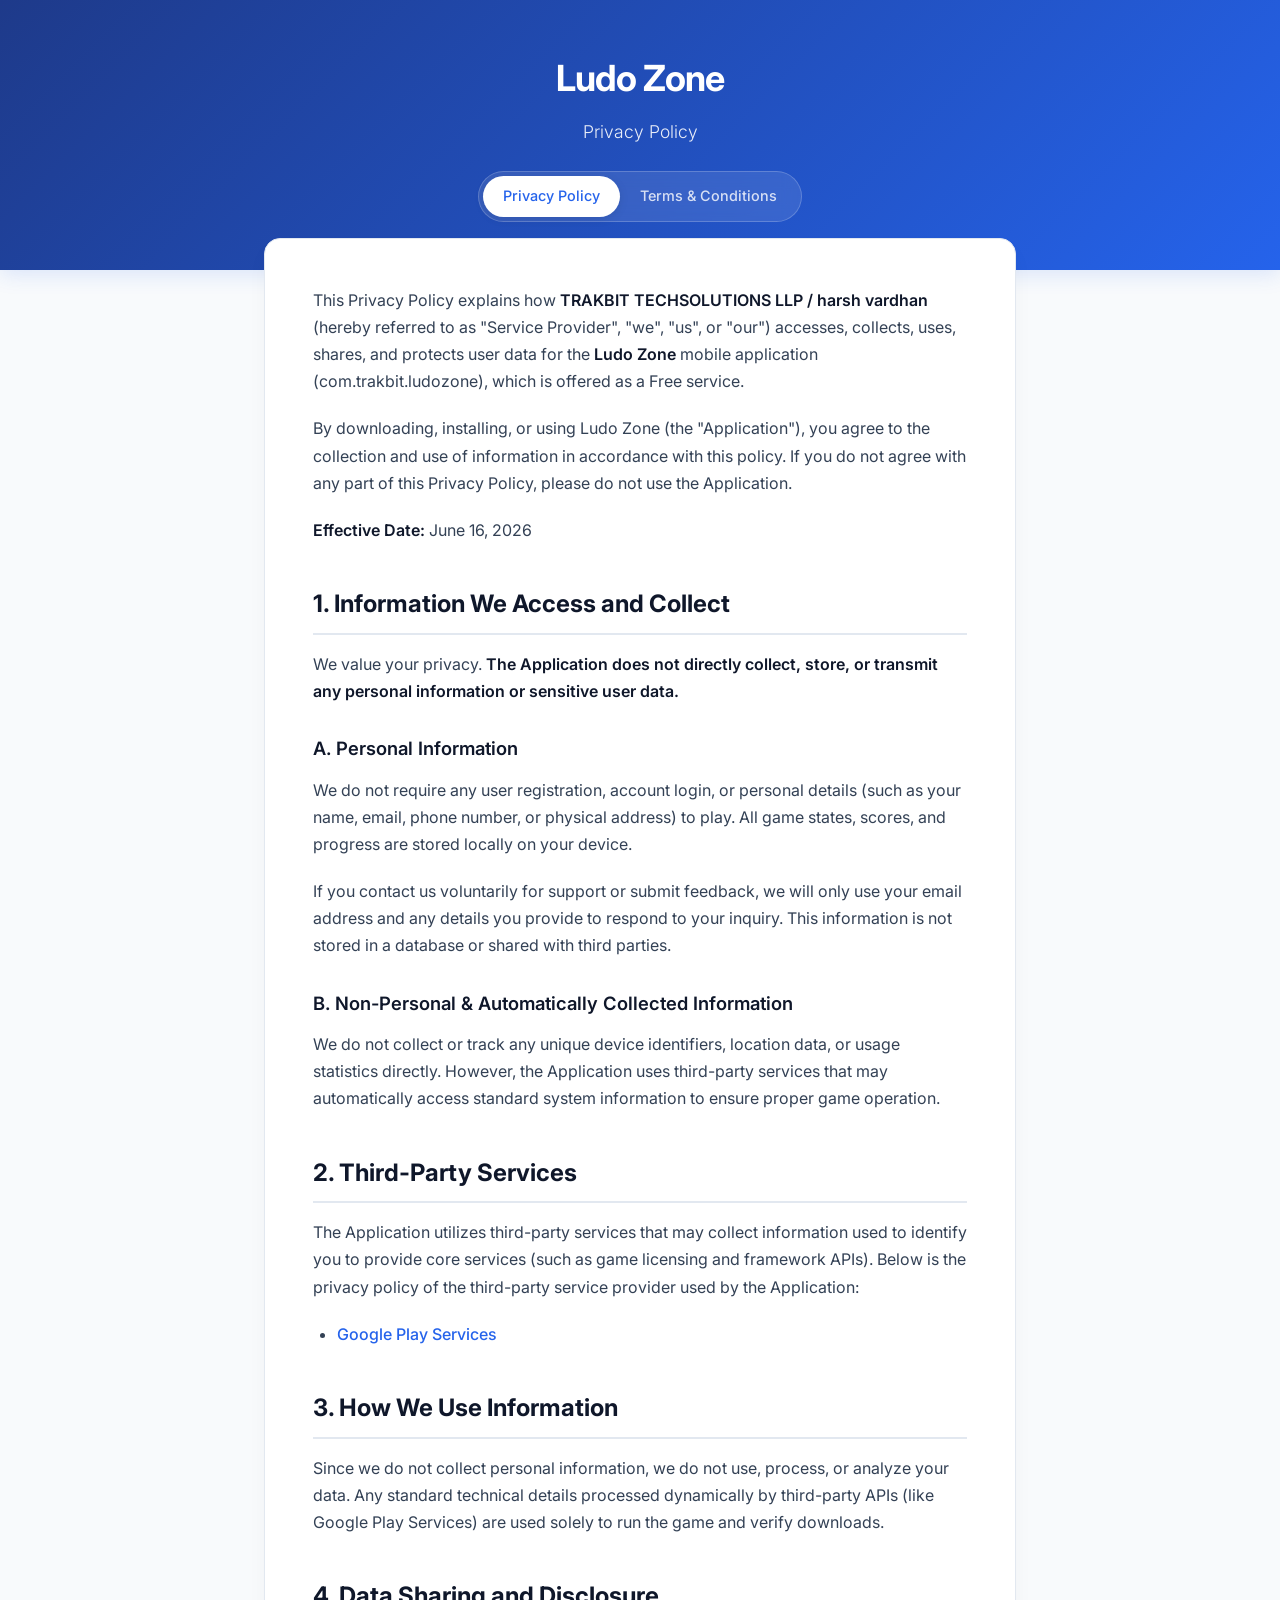
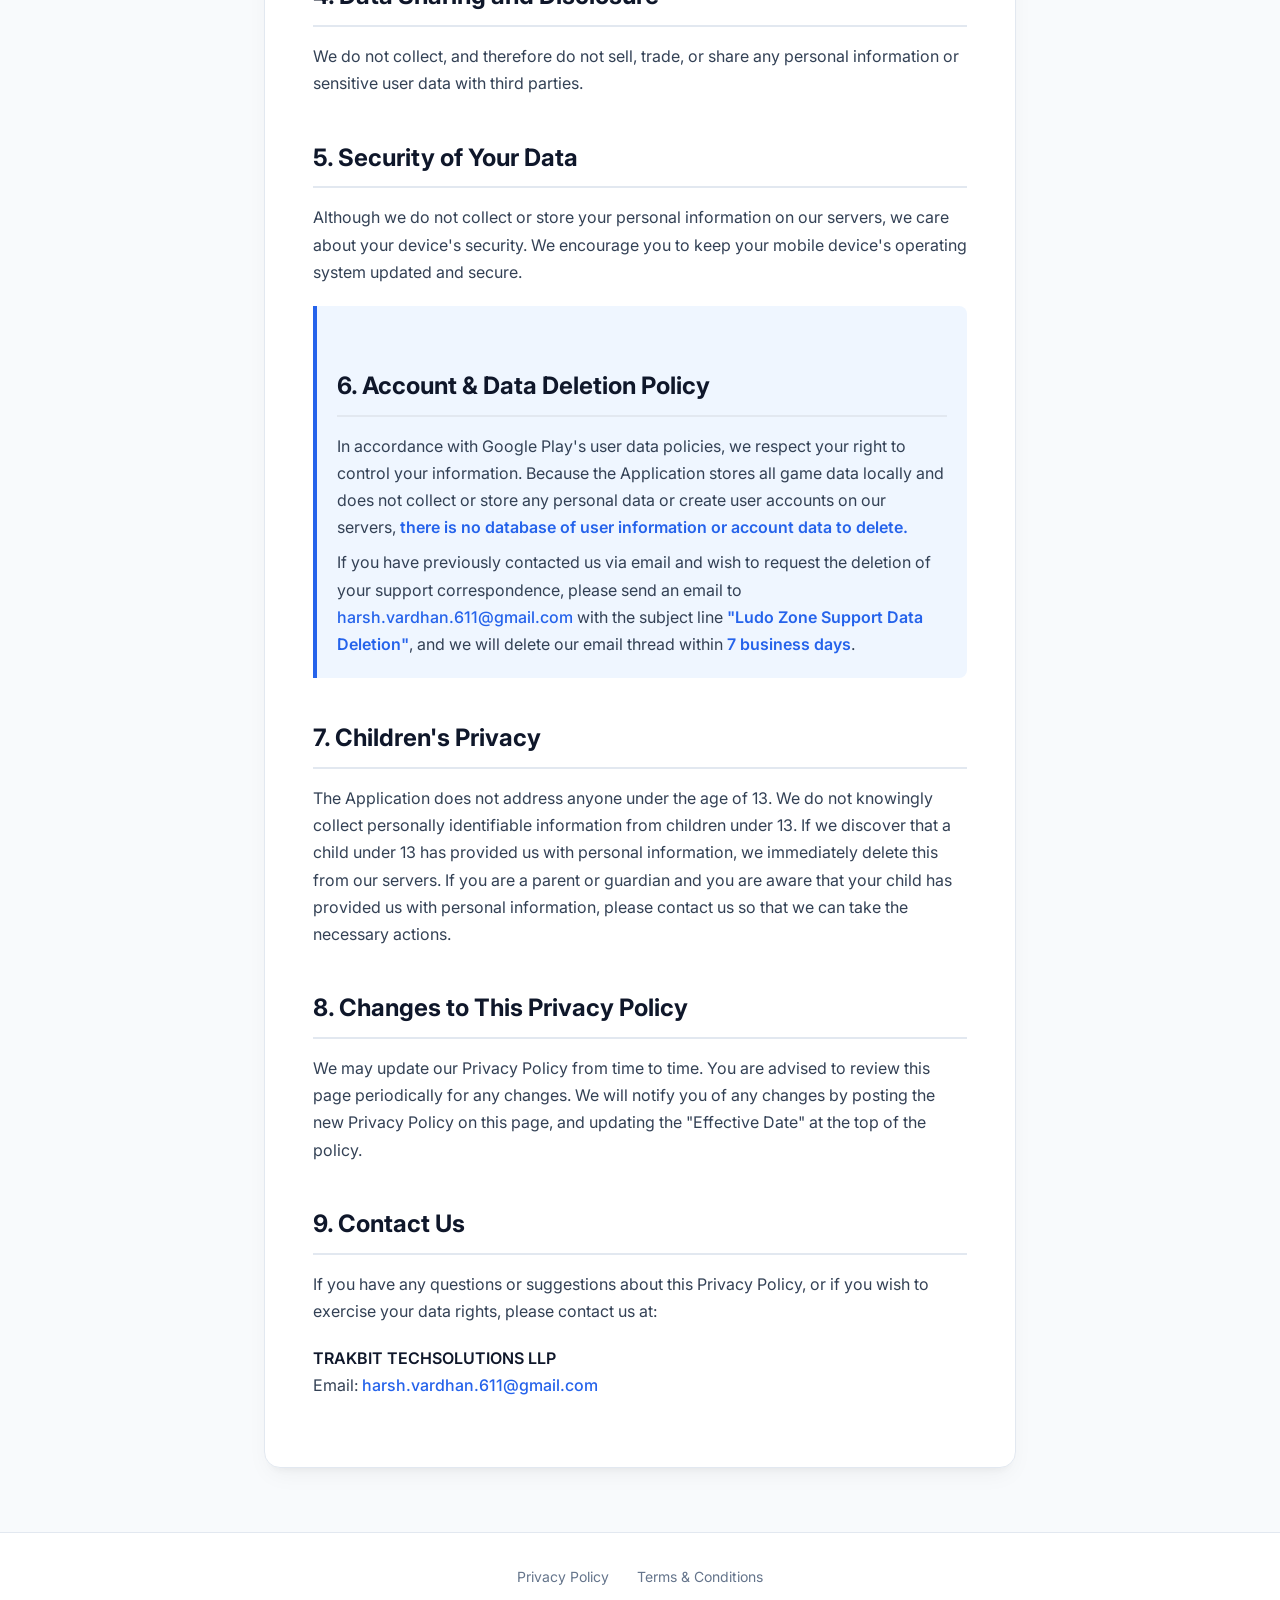
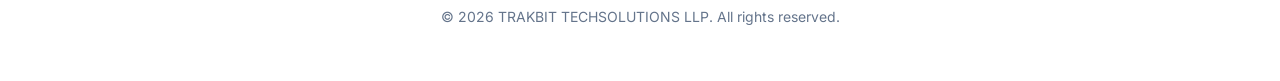
<file: index.html>
<!DOCTYPE html>
<html lang="en">
<head>
  <meta charset="utf-8">
  <meta name="viewport" content="width=device-width, initial-scale=1.0">
  <title>Privacy Policy - Ludo Zone</title>
  <meta name="description" content="Privacy Policy for Ludo Zone mobile application. Learn about how we collect, use, and protect your personal information.">
  <link rel="stylesheet" href="style.css">
</head>
<body>

  <header>
    <div class="header-container">
      <h1>Ludo Zone</h1>
      <p>Privacy Policy</p>
      <nav>
        <a href="index.html" class="active">Privacy Policy</a>
        <a href="terms.html">Terms &amp; Conditions</a>
      </nav>
    </div>
  </header>

  <main>
    <article class="policy-card">
      <p>This Privacy Policy explains how <strong>TRAKBIT TECHSOLUTIONS LLP / harsh vardhan</strong> (hereby referred to as "Service Provider", "we", "us", or "our") accesses, collects, uses, shares, and protects user data for the <strong>Ludo Zone</strong> mobile application (com.trakbit.ludozone), which is offered as a Free service.</p>

      <p>By downloading, installing, or using Ludo Zone (the "Application"), you agree to the collection and use of information in accordance with this policy. If you do not agree with any part of this Privacy Policy, please do not use the Application.</p>

      <p><strong>Effective Date:</strong> June 16, 2026</p>

      <h2>1. Information We Access and Collect</h2>
      <p>We value your privacy. <strong>The Application does not directly collect, store, or transmit any personal information or sensitive user data.</strong></p>
      
      <h3>A. Personal Information</h3>
      <p>We do not require any user registration, account login, or personal details (such as your name, email, phone number, or physical address) to play. All game states, scores, and progress are stored locally on your device.</p>
      <p>If you contact us voluntarily for support or submit feedback, we will only use your email address and any details you provide to respond to your inquiry. This information is not stored in a database or shared with third parties.</p>

      <h3>B. Non-Personal &amp; Automatically Collected Information</h3>
      <p>We do not collect or track any unique device identifiers, location data, or usage statistics directly. However, the Application uses third-party services that may automatically access standard system information to ensure proper game operation.</p>

      <h2>2. Third-Party Services</h2>
      <p>The Application utilizes third-party services that may collect information used to identify you to provide core services (such as game licensing and framework APIs). Below is the privacy policy of the third-party service provider used by the Application:</p>
      
      <ul>
        <li><a href="https://policies.google.com/privacy" target="_blank" rel="noopener noreferrer">Google Play Services</a></li>
      </ul>

      <h2>3. How We Use Information</h2>
      <p>Since we do not collect personal information, we do not use, process, or analyze your data. Any standard technical details processed dynamically by third-party APIs (like Google Play Services) are used solely to run the game and verify downloads.</p>

      <h2>4. Data Sharing and Disclosure</h2>
      <p>We do not collect, and therefore do not sell, trade, or share any personal information or sensitive user data with third parties.</p>

      <h2>5. Security of Your Data</h2>
      <p>Although we do not collect or store your personal information on our servers, we care about your device's security. We encourage you to keep your mobile device's operating system updated and secure.</p>

      <div class="highlight-box">
        <h2>6. Account &amp; Data Deletion Policy</h2>
        <p>In accordance with Google Play's user data policies, we respect your right to control your information. Because the Application stores all game data locally and does not collect or store any personal data or create user accounts on our servers, <strong>there is no database of user information or account data to delete.</strong></p>
        <p style="margin-top: 0.5rem;">
          If you have previously contacted us via email and wish to request the deletion of your support correspondence, please send an email to <a href="mailto:harsh.vardhan.611@gmail.com">harsh.vardhan.611@gmail.com</a> with the subject line <strong>"Ludo Zone Support Data Deletion"</strong>, and we will delete our email thread within <strong>7 business days</strong>.
        </p>
      </div>

      <h2>7. Children's Privacy</h2>
      <p>The Application does not address anyone under the age of 13. We do not knowingly collect personally identifiable information from children under 13. If we discover that a child under 13 has provided us with personal information, we immediately delete this from our servers. If you are a parent or guardian and you are aware that your child has provided us with personal information, please contact us so that we can take the necessary actions.</p>

      <h2>8. Changes to This Privacy Policy</h2>
      <p>We may update our Privacy Policy from time to time. You are advised to review this page periodically for any changes. We will notify you of any changes by posting the new Privacy Policy on this page, and updating the "Effective Date" at the top of the policy.</p>

      <h2>9. Contact Us</h2>
      <p>If you have any questions or suggestions about this Privacy Policy, or if you wish to exercise your data rights, please contact us at:</p>
      <p><strong>TRAKBIT TECHSOLUTIONS LLP</strong><br>
      Email: <a href="mailto:harsh.vardhan.611@gmail.com">harsh.vardhan.611@gmail.com</a></p>
    </article>
  </main>

  <footer>
    <div class="footer-links">
      <a href="index.html">Privacy Policy</a>
      <a href="terms.html">Terms &amp; Conditions</a>
    </div>
    <p>&copy; 2026 TRAKBIT TECHSOLUTIONS LLP. All rights reserved.</p>
  </footer>

</body>
</html>
</file>
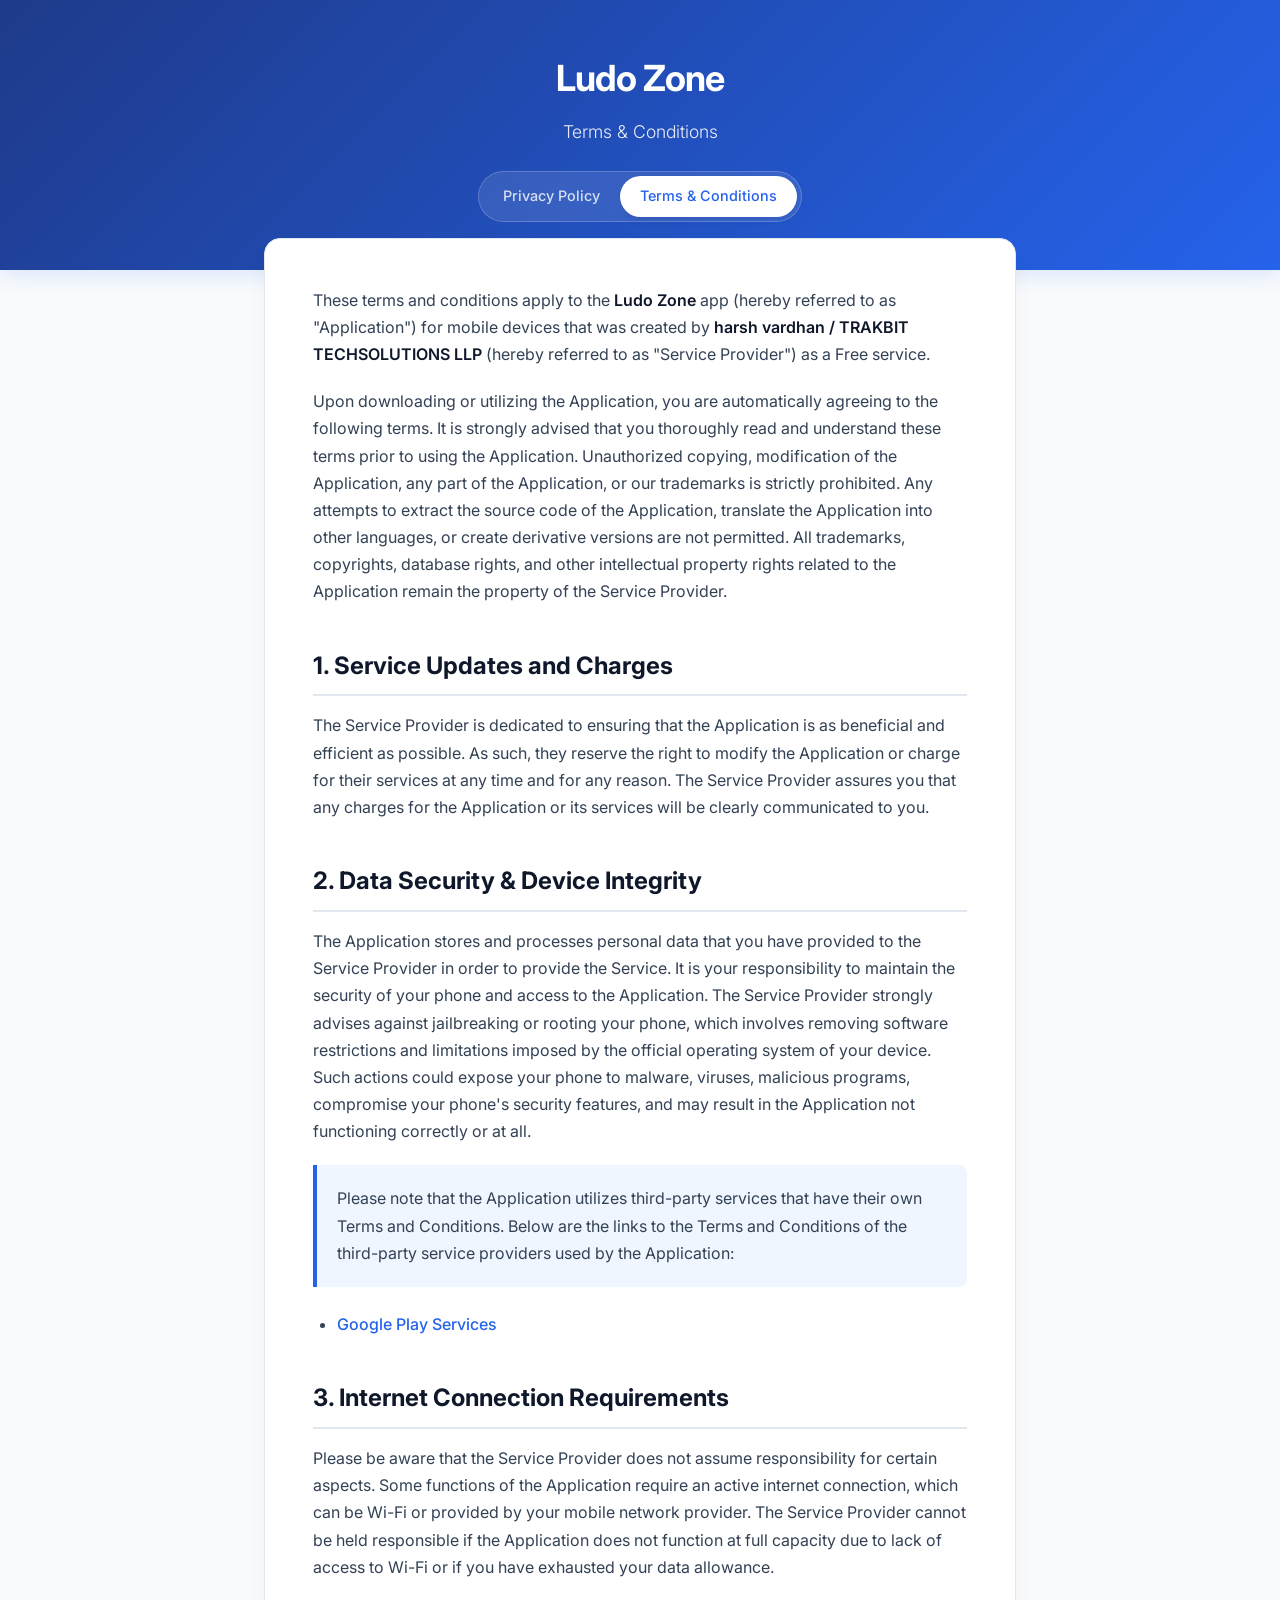
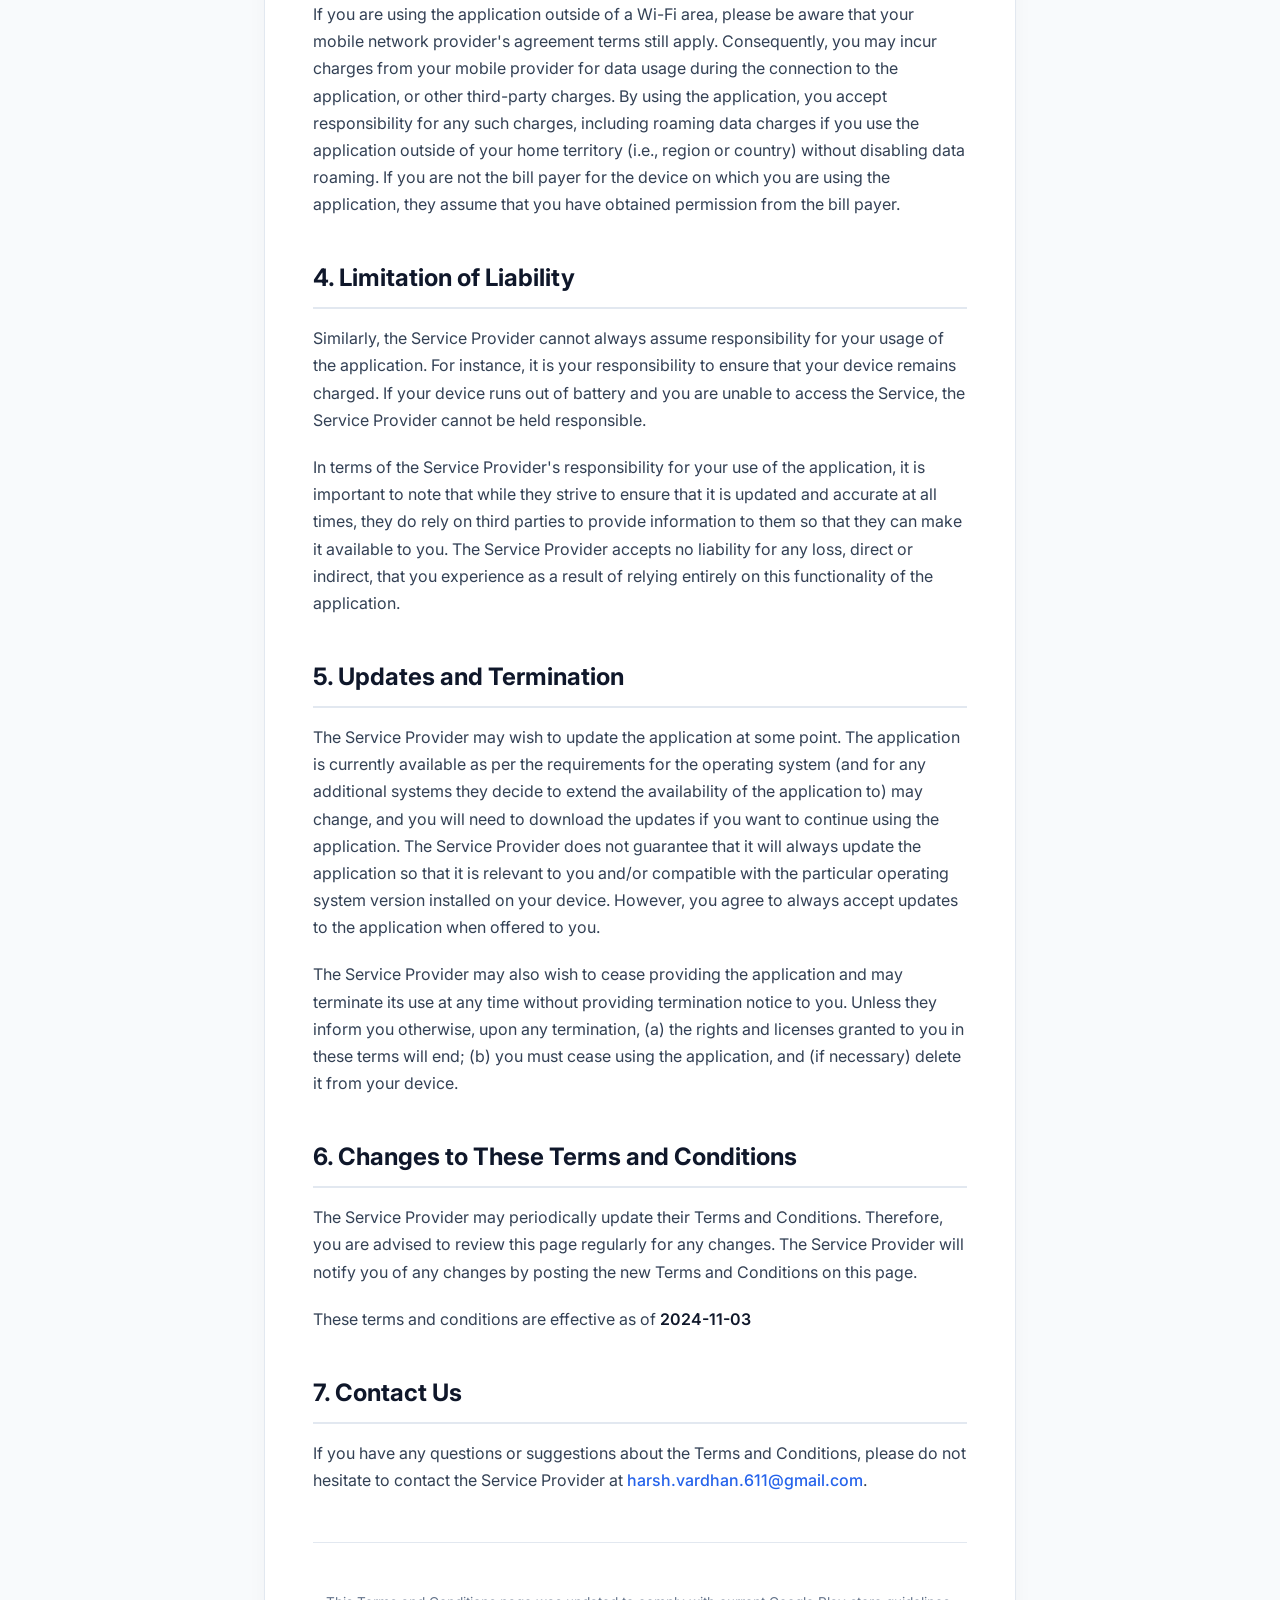
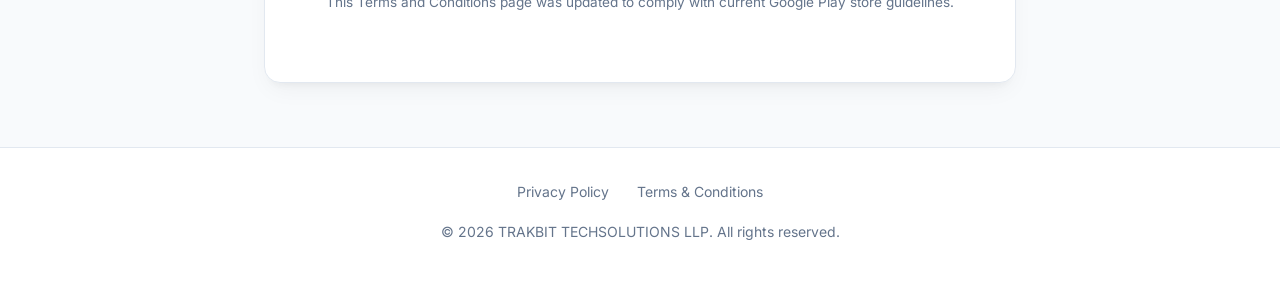
<file: terms.html>
<!DOCTYPE html>
<html lang="en">
<head>
  <meta charset="utf-8">
  <meta name="viewport" content="width=device-width, initial-scale=1.0">
  <title>Terms &amp; Conditions - Ludo Zone</title>
  <meta name="description" content="Terms and Conditions for Ludo Zone mobile application. Read our rules, restrictions, and agreement details.">
  <link rel="stylesheet" href="style.css">
</head>
<body>

  <header>
    <div class="header-container">
      <h1>Ludo Zone</h1>
      <p>Terms &amp; Conditions</p>
      <nav>
        <a href="index.html">Privacy Policy</a>
        <a href="terms.html" class="active">Terms &amp; Conditions</a>
      </nav>
    </div>
  </header>

  <main>
    <article class="policy-card">
      <p>These terms and conditions apply to the <strong>Ludo Zone</strong> app (hereby referred to as "Application") for mobile devices that was created by <strong>harsh vardhan / TRAKBIT TECHSOLUTIONS LLP</strong> (hereby referred to as "Service Provider") as a Free service.</p>

      <p>Upon downloading or utilizing the Application, you are automatically agreeing to the following terms. It is strongly advised that you thoroughly read and understand these terms prior to using the Application. Unauthorized copying, modification of the Application, any part of the Application, or our trademarks is strictly prohibited. Any attempts to extract the source code of the Application, translate the Application into other languages, or create derivative versions are not permitted. All trademarks, copyrights, database rights, and other intellectual property rights related to the Application remain the property of the Service Provider.</p>

      <h2>1. Service Updates and Charges</h2>
      <p>The Service Provider is dedicated to ensuring that the Application is as beneficial and efficient as possible. As such, they reserve the right to modify the Application or charge for their services at any time and for any reason. The Service Provider assures you that any charges for the Application or its services will be clearly communicated to you.</p>

      <h2>2. Data Security &amp; Device Integrity</h2>
      <p>The Application stores and processes personal data that you have provided to the Service Provider in order to provide the Service. It is your responsibility to maintain the security of your phone and access to the Application. The Service Provider strongly advises against jailbreaking or rooting your phone, which involves removing software restrictions and limitations imposed by the official operating system of your device. Such actions could expose your phone to malware, viruses, malicious programs, compromise your phone's security features, and may result in the Application not functioning correctly or at all.</p>

      <div class="highlight-box">
        <p>Please note that the Application utilizes third-party services that have their own Terms and Conditions. Below are the links to the Terms and Conditions of the third-party service providers used by the Application:</p>
      </div>

      <ul>
        <li><a href="https://policies.google.com/terms" target="_blank" rel="noopener noreferrer">Google Play Services</a></li>
      </ul>

      <h2>3. Internet Connection Requirements</h2>
      <p>Please be aware that the Service Provider does not assume responsibility for certain aspects. Some functions of the Application require an active internet connection, which can be Wi-Fi or provided by your mobile network provider. The Service Provider cannot be held responsible if the Application does not function at full capacity due to lack of access to Wi-Fi or if you have exhausted your data allowance.</p>

      <p>If you are using the application outside of a Wi-Fi area, please be aware that your mobile network provider's agreement terms still apply. Consequently, you may incur charges from your mobile provider for data usage during the connection to the application, or other third-party charges. By using the application, you accept responsibility for any such charges, including roaming data charges if you use the application outside of your home territory (i.e., region or country) without disabling data roaming. If you are not the bill payer for the device on which you are using the application, they assume that you have obtained permission from the bill payer.</p>

      <h2>4. Limitation of Liability</h2>
      <p>Similarly, the Service Provider cannot always assume responsibility for your usage of the application. For instance, it is your responsibility to ensure that your device remains charged. If your device runs out of battery and you are unable to access the Service, the Service Provider cannot be held responsible.</p>

      <p>In terms of the Service Provider's responsibility for your use of the application, it is important to note that while they strive to ensure that it is updated and accurate at all times, they do rely on third parties to provide information to them so that they can make it available to you. The Service Provider accepts no liability for any loss, direct or indirect, that you experience as a result of relying entirely on this functionality of the application.</p>

      <h2>5. Updates and Termination</h2>
      <p>The Service Provider may wish to update the application at some point. The application is currently available as per the requirements for the operating system (and for any additional systems they decide to extend the availability of the application to) may change, and you will need to download the updates if you want to continue using the application. The Service Provider does not guarantee that it will always update the application so that it is relevant to you and/or compatible with the particular operating system version installed on your device. However, you agree to always accept updates to the application when offered to you.</p>
      
      <p>The Service Provider may also wish to cease providing the application and may terminate its use at any time without providing termination notice to you. Unless they inform you otherwise, upon any termination, (a) the rights and licenses granted to you in these terms will end; (b) you must cease using the application, and (if necessary) delete it from your device.</p>

      <h2>6. Changes to These Terms and Conditions</h2>
      <p>The Service Provider may periodically update their Terms and Conditions. Therefore, you are advised to review this page regularly for any changes. The Service Provider will notify you of any changes by posting the new Terms and Conditions on this page.</p>
      <p>These terms and conditions are effective as of <strong>2024-11-03</strong></p>

      <h2>7. Contact Us</h2>
      <p>If you have any questions or suggestions about the Terms and Conditions, please do not hesitate to contact the Service Provider at <a href="mailto:harsh.vardhan.611@gmail.com">harsh.vardhan.611@gmail.com</a>.</p>

      <hr>

      <p style="font-size: 0.85rem; color: var(--text-muted); text-align: center;">
        This Terms and Conditions page was updated to comply with current Google Play store guidelines.
      </p>
    </article>
  </main>

  <footer>
    <div class="footer-links">
      <a href="index.html">Privacy Policy</a>
      <a href="terms.html">Terms &amp; Conditions</a>
    </div>
    <p>&copy; 2026 TRAKBIT TECHSOLUTIONS LLP. All rights reserved.</p>
  </footer>

</body>
</html>
</file>
<file: style.css>
@import url('https://fonts.googleapis.com/css2?family=Inter:wght@300;400;500;600;700&display=swap');

:root {
  --primary-color: #2563eb;
  --primary-hover: #1d4ed8;
  --primary-light: #eff6ff;
  --bg-color: #f8fafc;
  --card-bg: #ffffff;
  --text-dark: #0f172a;
  --text-medium: #334155;
  --text-muted: #64748b;
  --border-color: #e2e8f0;
  --max-width: 800px;
}

* {
  box-sizing: border-box;
  margin: 0;
  padding: 0;
}

body {
  font-family: 'Inter', -apple-system, BlinkMacSystemFont, "Segoe UI", Roboto, sans-serif;
  background-color: var(--bg-color);
  color: var(--text-medium);
  line-height: 1.7;
  padding: 0;
}

/* Header & Navigation Styles */
header {
  background: linear-gradient(135deg, #1e3a8a 0%, #2563eb 100%);
  color: white;
  padding: 3rem 1.5rem;
  text-align: center;
  position: relative;
  box-shadow: 0 4px 20px rgba(37, 99, 235, 0.15);
}

.header-container {
  max-width: var(--max-width);
  margin: 0 auto;
}

header h1 {
  font-size: 2.25rem;
  font-weight: 700;
  letter-spacing: -0.025em;
  margin-bottom: 0.5rem;
}

header p {
  font-size: 1.1rem;
  opacity: 0.9;
  font-weight: 300;
  margin-bottom: 1.5rem;
}

nav {
  display: inline-flex;
  background-color: rgba(255, 255, 255, 0.1);
  padding: 4px;
  border-radius: 9999px;
  backdrop-filter: blur(8px);
  border: 1px solid rgba(255, 255, 255, 0.2);
}

nav a {
  color: rgba(255, 255, 255, 0.8);
  text-decoration: none;
  padding: 8px 20px;
  border-radius: 9999px;
  font-size: 0.9rem;
  font-weight: 500;
  transition: all 0.2s ease-in-out;
}

nav a:hover {
  color: white;
  background-color: rgba(255, 255, 255, 0.05);
}

nav a.active {
  color: var(--primary-color);
  background-color: white;
  box-shadow: 0 2px 10px rgba(0, 0, 0, 0.1);
}

/* Main Content Layout */
main {
  max-width: var(--max-width);
  margin: -2rem auto 4rem auto;
  padding: 0 1.5rem;
  position: relative;
  z-index: 10;
}

.policy-card {
  background-color: var(--card-bg);
  border-radius: 16px;
  padding: 3rem;
  box-shadow: 0 10px 25px -5px rgba(0, 0, 0, 0.05), 0 8px 10px -6px rgba(0, 0, 0, 0.05);
  border: 1px solid var(--border-color);
}

@media (max-width: 640px) {
  .policy-card {
    padding: 1.5rem;
  }
  header h1 {
    font-size: 1.75rem;
  }
}

/* Typography elements */
h2 {
  font-size: 1.5rem;
  color: var(--text-dark);
  font-weight: 700;
  margin-top: 2.5rem;
  margin-bottom: 1rem;
  border-bottom: 2px solid var(--border-color);
  padding-bottom: 0.5rem;
}

h3 {
  font-size: 1.15rem;
  color: var(--text-dark);
  font-weight: 600;
  margin-top: 1.75rem;
  margin-bottom: 0.75rem;
}

p {
  margin-bottom: 1.25rem;
}

ul, ol {
  margin-bottom: 1.25rem;
  padding-left: 1.5rem;
}

li {
  margin-bottom: 0.5rem;
}

strong {
  color: var(--text-dark);
  font-weight: 600;
}

/* Links */
a {
  color: var(--primary-color);
  text-decoration: none;
  font-weight: 500;
  transition: color 0.15s ease-in-out;
}

a:hover {
  color: var(--primary-hover);
  text-decoration: underline;
}

/* Divider & Highlights */
hr {
  border: 0;
  border-top: 1px solid var(--border-color);
  margin: 3rem 0;
}

.highlight-box {
  background-color: var(--primary-light);
  border-left: 4px solid var(--primary-color);
  padding: 1.25rem;
  border-radius: 0 8px 8px 0;
  margin-bottom: 1.5rem;
}

.highlight-box p {
  margin-bottom: 0;
  color: var(--text-medium);
}

.highlight-box strong {
  color: var(--primary-color);
}

/* Footer Styling */
footer {
  text-align: center;
  padding: 2rem 0;
  color: var(--text-muted);
  font-size: 0.875rem;
  border-top: 1px solid var(--border-color);
  background-color: #ffffff;
  margin-top: auto;
}

.footer-links {
  margin-bottom: 1rem;
}

.footer-links a {
  color: var(--text-muted);
  margin: 0 0.75rem;
  font-weight: 400;
  font-size: 0.875rem;
}

.footer-links a:hover {
  color: var(--primary-color);
}
</file>
